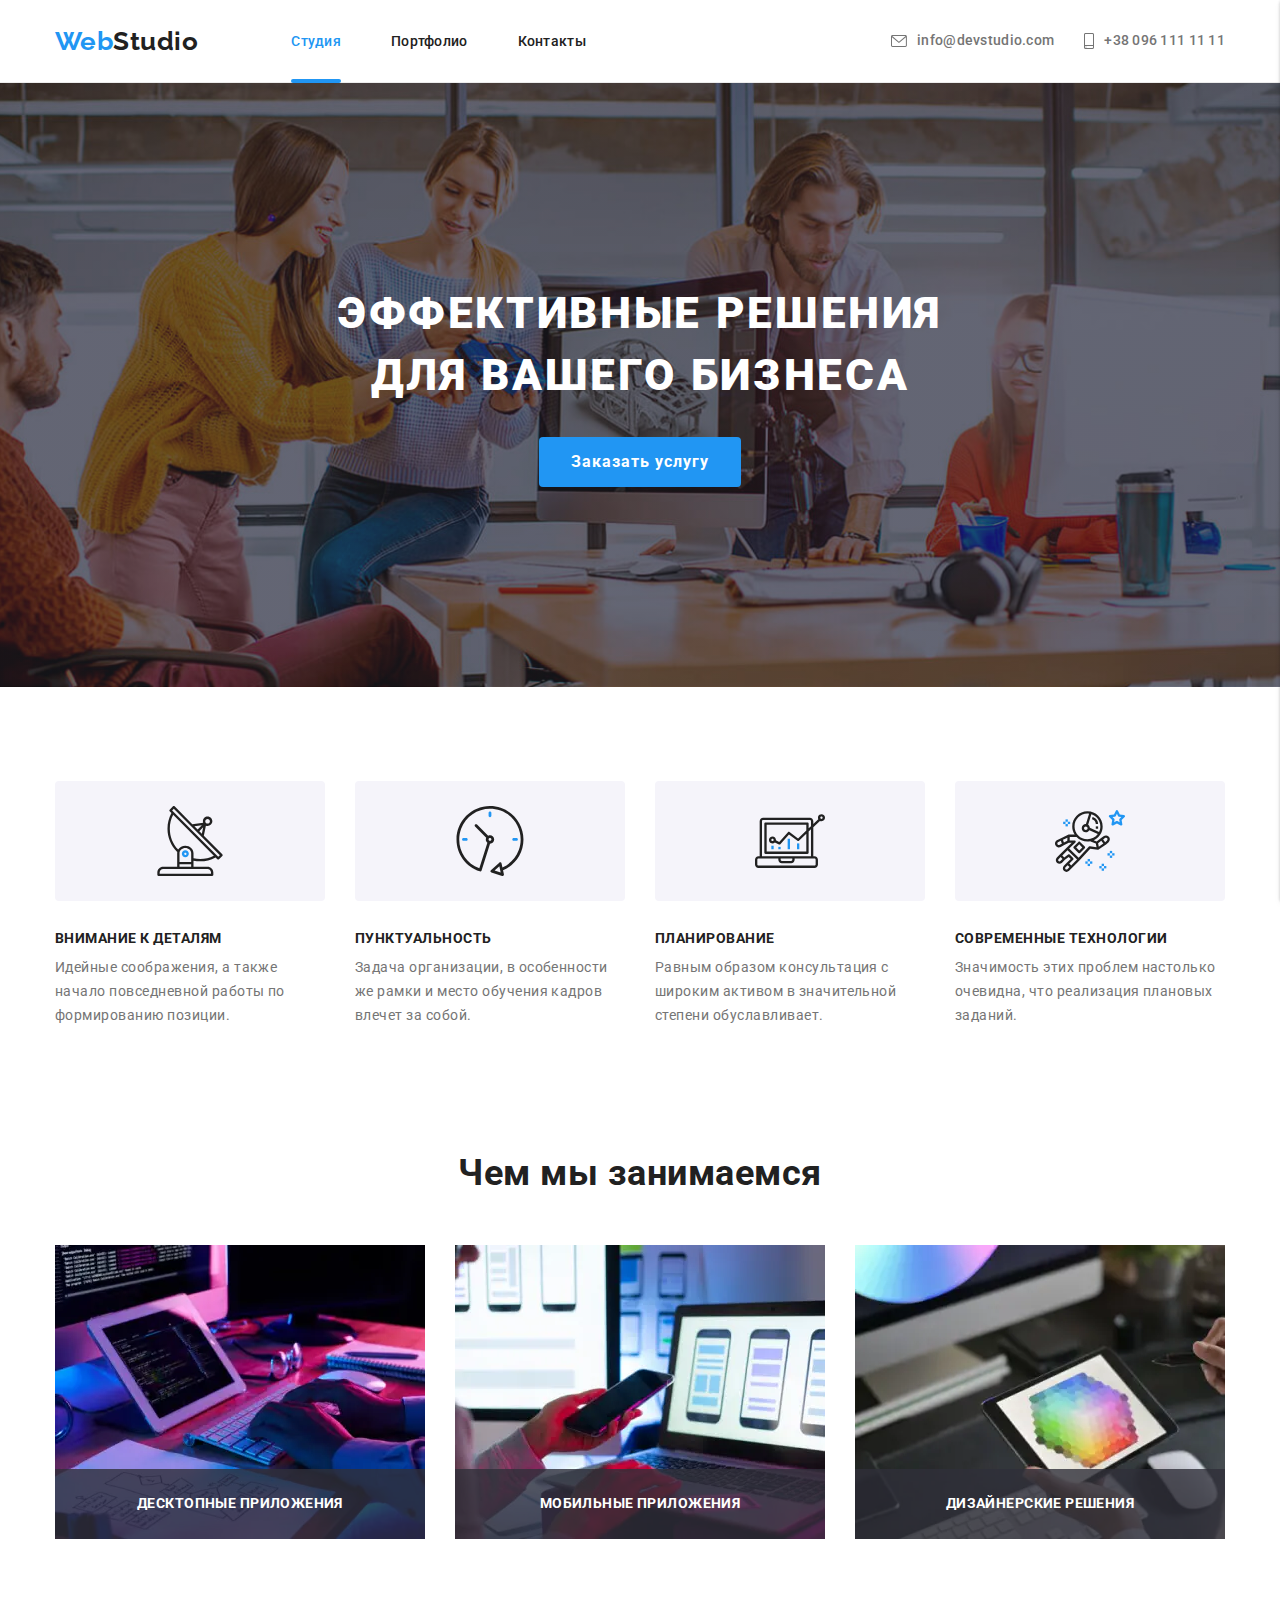
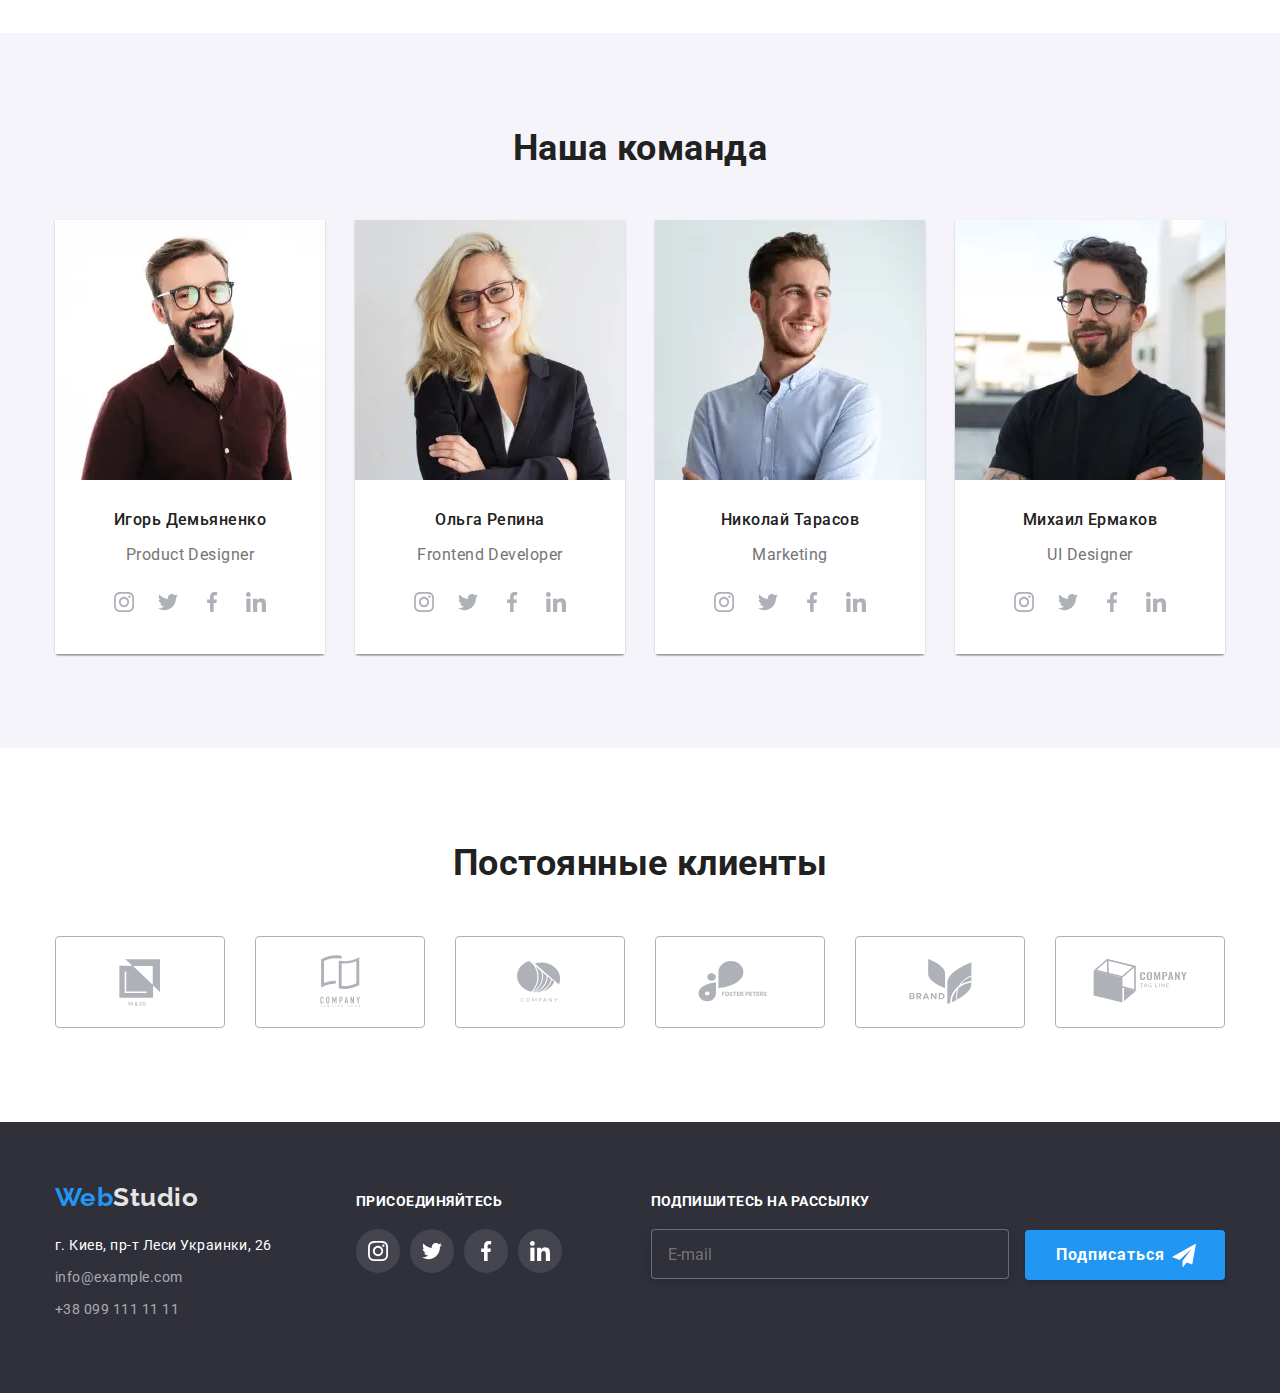
<file: index.html>
<!DOCTYPE html>
<html lang="ru">

<head>
    <meta charset="UTF-8">
    <meta http-equiv="X-UA-Compatible" content="IE=edge">
    <meta name="viewport" content="width=device-width, initial-scale=1.0">
    <title>future technologies</title>
    <link rel="preconnect" href="https://fonts.gstatic.com">
    <link
        href="https://fonts.googleapis.com/css2?family=Raleway:wght@700&family=Roboto:wght@400;500;700;900&display=swap"
        rel="stylesheet">
    <link rel="stylesheet"
        href="https://cdnjs.cloudflare.com/ajax/libs/modern-normalize/1.0.0/modern-normalize.min.css">
    <link rel="stylesheet" href="./css/main.min.css">
</head>

<body class="fit-content">
    <!--Site header-->

     <header class="header">
        <div class="container navigation">

            <nav class="navigation">
                <a class="additionally__logo" href="">Web<span class="lg">Studio</span></a>
                <ul class="navigation__site-nav">
                    <li class="navigation__link"><a class="navigation__nav list navigation__list--hero"
                            href="">Студия</a></li>
                    <li class="navigation__link"><a class="navigation__nav" href="./portfolio.html">Портфолио</a></li>
                    <li class="navigation__link"><a class="navigation__nav" href="">Контакты</a></li>
                </ul>
            </nav>

            <ul class="spisok">
                <li class="spisok__item"><a class="spisok__mobile" href="mailto:info@devstudio.com">
                        <svg class="spisok__icons" width="16" height="12">
                            <use href="./images/icons/sprite.svg#icon-envelope"></use>
                        </svg>
                        info@devstudio.com</a>
                </li>
                <li class="spisok__item"><a class="spisok__mobile" href="tel:+380961111111">
                        <svg class="spisok__icons" width="10" height="16">
                            <use href="./images/icons/sprite.svg#icon-smartphone"></use>
                        </svg>
                        +38 096 111 11 11</a>
                </li>
            </ul>

            <button aria-expanded="false" aria-controls="menu__container" type="button" class="spisok__menu" data-menu-button>
                <svg class="spisok__menu-item" width="40" height="40" aria-label="Переключатель мобильного меню">
                    <use class="spisok__icon-close" href="./images/icons/sprite.svg#icon-close"></use>
                    <use class="spisok__icon-open" href="./images/icons/sprite.svg#icon-menu"></use>
                </svg>    
            </button>



        </div>
    </header>

    <div class="menu-container mobile-menu" data-menu>  
            <ul class="mobile-menu__site-nav">
                <li class="mobile-menu__link"><a class="mobile-menu__nav list mobile-menu__list--hero" href="">Студия</a></li>
                <li class="mobile-menu__link"><a class="mobile-menu__nav" href="./portfolio.html">Портфолио</a></li>
                <li class="mobile-menu__link"><a class="mobile-menu__nav" href="">Контакты</a></li>
            </ul>

            <div>
            <ul class="mobile-block">
                <li class="mobile-block__item">
                    <a class="mobile-block__telephone" href="tel:+380961111111">+38 096 111 11 11</a>
                </li>

                <li class="mobile-block__item">
                    <a class="mobile-block__email" href="mailto:info@devstudio.com">info@devstudio.com</a>
                </li>               
            </ul>

            <ul class="social-time">
                <li class="social-time__list"><a class="social-time__link">Instagram</a></li>
                <li class="social-time__list"><a class="social-time__link social-time__befor">Twitter</a></li>
                <li class="social-time__list"><a class="social-time__link social-time__befor">Facebook</a></li>
                <li class="social-time__list"><a class="social-time__link social-time__befor">LinkedIn</a></li>
            </ul>
            </div>
        
    </div> 

    <!--Unique page-->
    <main>
        <!--Home page-->
        <section class="box">
            <div class="container main">
                <h1 class="main__title">Эффективные решения для вашего бизнеса</h1>
                <button class="main__buttons" type="button" data-modal-open>Заказать услугу</button>
            </div>
        </section>

        <!--Key qualities of success-->

        <section class="content">
            <div class="container inform">
                <ul class="inform__item">
                    <li class="inform__list">
                        <div class="socials">
                            <svg class="socials__icon">
                                <use href="./images/icons/sprite.svg#icon-antenna"></use>
                            </svg>
                        </div>
                        <h3 class="inform__subject">Внимание к деталям</h3>
                        <p class="inform__text">Идейные соображения, а также начало повседневной работы по формированию
                            позиции.</p>
                    </li>

                    <li class="inform__list">
                        <div class="socials">
                            <svg class="socials__icon">
                                <use href="./images/icons/sprite.svg#icon-cloc-1"></use>
                            </svg>
                        </div>
                        <h3 class="inform__subject">Пунктуальность</h3>
                        <p class="inform__text">Задача организации, в особенности же рамки и место обучения кадров
                            влечет за собой.</p>
                    </li>

                    <li class="inform__list">
                        <div class="socials">
                            <svg class="socials__icon">
                                <use href="./images/icons/sprite.svg#icon-diagram-1"></use>
                            </svg>
                        </div>
                        <h3 class="inform__subject">Планирование</h3>
                        <p class="inform__text">Равным образом консультация с широким активом в значительной степени
                            обуславливает.</p>
                    </li>

                    <li class="inform__list">
                        <div class="socials">
                            <svg class="socials__icon">
                                <use href="./images/icons/sprite.svg#icon-astronaut"></use>
                            </svg>
                        </div>
                        <h3 class="inform__subject">Современные технологии</h3>
                        <p class="inform__text">Значимость этих проблем настолько очевидна, что реализация плановых
                            заданий.</p>
                    </li>
                </ul>
            </div>
        </section>


        <section class="section team">
            <div class="container page">
                <h2 class="page__caption page__title--text">Чем мы занимаемся</h2>
                <ul class="page__set page-focus page__team--cursset">
                    <li class="page__time page__time--list page__tem--item">
                        <picture>
                            <source srcset="./images/desktop/what-we-do/box1.webp 1x, ./images/desktop/what-we-do/box1@2x.webp 2x"
                                media="(min-width: 1200px)" type="image/webp" />
                        
                            <source srcset="./images/desktop/what-we-do/box1.jpg 1x, ./images/desktop/what-we-do/box1@2x.jpg 2x"
                                media="(min-width: 1200px)" type="image/jpeg" />

                            <img src="./images/box-1.jpg" width="370" alt="Создание сайта">
                        </picture>
                        
                        <div class="managger">
                            <p class="managger__text">Десктопные приложения</p>
                        </div>
                    </li>


                    <li class="page__time page__time--list page__tem--item">
                        <picture>
                            <source srcset="./images/desktop/what-we-do/box-2.webp 1x, ./images/desktop/what-we-do/box-2@2x.webp 2x"
                                media="(min-width: 1200px)" type="image/webp" />
                        
                            <source srcset="./images/desktop/what-we-do/box-2.jpg 1x, ./images/desktop/what-we-do/box-2@2x.jpg 2x"
                                media="(min-width: 1200px)" type="image/jpeg" />
                        
                            <img src="./images/box-2.jpg" width="370" alt="Разработка приложений">
                        </picture>

                        
                        <div class="managger">
                            <p class="managger__text">Мобильные приложения</p>
                        </div>
                    </li>
                    <li class="page__time page__time--list page__tem--item">
                        <picture>
                            <source srcset="./images/desktop/what-we-do/box-3.webp 1x, ./images/desktop/what-we-do/box-3@2x.webp 2x"
                                media="(min-width: 1200px)" type="image/webp" />
                        
                            <source srcset="./images/desktop/what-we-do/box-3.jpg 1x, ./images/desktop/what-we-do/box-3@2x.jpg 2x"
                                media="(min-width: 1200px)" type="image/jpeg" />
                        
                            <img src="./images/box-3.jpg" width="370" alt="Тестировка приложения">
                        </picture>
                        
                        <div class="managger">
                            <p class="managger__text">Дизайнерские решения</p>
                        </div>
                    </li>
                </ul>
            </div>
        </section>

        <!--Teaching team-->
        <section class="page-team">
            <div class="container holder">
                <h2 class="page__captions">Наша команда</h2>

                <ul class="holder__list page__set">
                    <li class="page__time holder__gallery--item">
                        <picture>
                            <source srcset="./images/desktop/team/ourteam-1.webp 1x, ./images/desktop/team/ourteam-1@2x.webp 2x"
                                media="(min-width: 1200px)" type="image/webp" />
                            
                            <source srcset="./images/tablet/team/ourteam-1.webp 1x, ./images/tablet/team/ourteam-1@2x.webp 2x"
                                media="(min-width: 768px)" type="image/webp" />
                            
                            <source srcset="./images/mobile/team/ourteam-1.webp 1x, ./images/mobile/team/ourteam-1@2x.webp 2x"
                                media="(max-width: 767.98px)" type="image/webp" />
                            <source srcset="./images/desktop/team/ourteam-1.jpg 1x, ./images/desktop/team/ourteam-1@2x.jpg 2x"
                             media="(min-width: 1200px)" type="image/jpeg" />

                            <source srcset="./images/tablet/team/ourteam-1.jpg 1x, ./images/tablet/team/ourteam-1@2x.jpg 2x"
                            media="(min-width: 768px)"
                                type="image/jpeg" />

                            <source srcset="./images/mobile/team/ourteam-1.jpg 1x, ./images/mobile/team/ourteam-1@2x.jpg 2x"
                            media="(max-width: 767.98px)"
                                    type="image/jpeg" />
                            <img src="./images/img.jpg" width="450"  height="460" alt="Игорь Демьяненко">
                        </picture>
                        
                        <div class="divace">
                            <h3 class="divace__subject">Игорь Демьяненко</h3>
                            <p class="divace__item">Product Designer</p>
                            <ul class="divace__social">
                                <li class="divace__social-icons">
                                    <a class="divace__social-link" href="">
                                        <svg class="divace__icons-svg">
                                            <use href="./images/icons/sprite.svg#icon-instagram"></use>
                                        </svg>
                                    </a>
                                </li>
                                <li class="divace__social-icons">
                                    <a class="divace__social-link" href="">
                                        <svg class="divace__icons-svg">
                                            <use href="./images/icons/sprite.svg#icon-twitter"></use>
                                        </svg>
                                    </a>
                                </li>
                                <li class="divace__social-icons">
                                    <a class="divace__social-link" href="">
                                        <svg class="divace__icons-svg">
                                            <use href="./images/icons/sprite.svg#icon-facebook"></use>
                                        </svg>
                                    </a>
                                </li>
                                <li class="divace__social-icons">
                                    <a class="divace__social-link" href="">
                                        <svg class="divace__icons-svg">
                                            <use href="./images/icons/sprite.svg#icon-linkedin"></use>
                                        </svg>
                                    </a>
                                </li>
                            </ul>
                        </div>

                    </li>
                    <li class="page__time holder__gallery--item">
                        <picture>
                            <source srcset="./images/desktop/team/ourteam-2.webp 1x, ./images/desktop/team/ourteam-2@2x.webp 2x"
                                media="(min-width: 1200px)" type="image/webp" />
                        
                            <source srcset="./images/tablet/team/ourteam-2.webp 1x, ./images/tablet/team/ourteam-2@2x.webp 2x"
                                media="(min-width: 768px)" type="image/webp" />
                        
                            <source srcset="./images/mobile/team/ourteam-2.webp 1x, ./images/mobile/team/ourteam-2@2x.webp 2x"
                                media="(max-width: 767.98px)" type="image/webp" />


                            <source srcset="./images/desktop/team/ourteam-2.jpg 1x, ./images/desktop/team/ourteam-2@2x.jpg 2x"
                                media="(min-width: 1200px)" type="image/jpeg" />
                        
                            <source srcset="./images/tablet/team/ourteam-2.jpg 1x, ./images/tablet/team/ourteam-2@2x.jpg 2x"
                                media="(min-width: 768px)" type="image/jpeg" />
                        
                            <source srcset="./images/mobile/team/ourteam-2.jpg 1x, ./images/mobile/team/ourteam-2@2x.jpg 2x"
                                media="(max-width: 767.98px)" type="image/jpeg" />
                            <img src="./images/img-1.jpg" width="450"  height="460" alt="Ольга Репина">
                        </picture>

                        <div class="divace">
                            <h3 class="divace__subject">Ольга Репина</h3>
                            <p class="divace__item">Frontend Developer</p>
                            <ul class="divace__social">
                                <li class="divace__social-icons">
                                    <a href="" class="divace__social-link">
                                        <svg class="divace__icons-svg">
                                            <use href="./images/icons/sprite.svg#icon-instagram"></use>
                                        </svg>
                                    </a>
                                </li>
                                <li class="divace__social-icons">
                                    <a href="" class="divace__social-link">
                                        <svg class="divace__icons-svg">
                                            <use href="./images/icons/sprite.svg#icon-twitter"></use>
                                        </svg>
                                    </a>
                                </li>
                                <li class="divace__social-icons">
                                    <a href="" class="divace__social-link">
                                        <svg class="divace__icons-svg">
                                            <use href="./images/icons/sprite.svg#icon-facebook"></use>
                                        </svg>
                                    </a>
                                </li>
                                <li class="divace__social-icons">
                                    <a href="" class="divace__social-link">
                                        <svg class="divace__icons-svg">
                                            <use href="./images/icons/sprite.svg#icon-linkedin"></use>
                                        </svg>
                                    </a>
                                </li>
                            </ul>
                        </div>
                    </li>


                    <li class="page__time holder__gallery--item">
                        <picture>
                            <source srcset="./images/desktop/team/ourteam-3.webp 1x, ./images/desktop/team/ourteam-3@2x.webp 2x"
                                media="(min-width: 1200px)" type="image/webp" />
                        
                            <source srcset="./images/tablet/team/ourteam-3.webp 1x, ./images/tablet/team/ourteam-3@2x.webp 2x"
                                media="(min-width: 768px)" type="image/webp" />
                        
                            <source srcset="./images/mobile/team/ourteam-3.webp 1x, ./images/mobile/team/ourteam-3@2x.webp 2x"
                                media="(max-width: 767.98px)" type="image/webp" />
                        
                        
                            <source srcset="./images/desktop/team/ourteam-3.jpg 1x, ./images/desktop/team/ourteam-3@2x.jpg 2x"
                                media="(min-width: 1200px)" type="image/jpeg" />
                        
                            <source srcset="./images/tablet/team/ourteam-3.jpg 1x, ./images/tablet/team/ourteam-3@2x.jpg 2x"
                                media="(min-width: 768px)" type="image/jpeg" />
                        
                            <source srcset="./images/mobile/team/ourteam-3.jpg 1x, ./images/mobile/team/ourteam-3@2x.jpg 2x"
                                media="(max-width: 767.98px)" type="image/jpeg" />
                            <img src="./images/img-2.jpg" width="450"  height="460" alt="Николай Тарасов">
                        </picture>
                        
                        <div class="divace">
                            <h3 class="divace__subject">Николай Тарасов</h3>
                            <p class="divace__item">Marketing</p>
                            <ul class="divace__social">
                                <li class="divace__social-icons">
                                    <a href="" class="divace__social-link">
                                        <svg class="divace__icons-svg">
                                            <use href="./images/icons/sprite.svg#icon-instagram"></use>
                                        </svg>
                                    </a>
                                </li>
                                <li class="divace__social-icons">
                                    <a href="" class="divace__social-link">
                                        <svg class="divace__icons-svg">
                                            <use href="./images/icons/sprite.svg#icon-twitter"></use>
                                        </svg>
                                    </a>
                                </li>
                                <li class="divace__social-icons">
                                    <a href="" class="divace__social-link">
                                        <svg class="divace__icons-svg">
                                            <use href="./images/icons/sprite.svg#icon-facebook"></use>
                                        </svg>
                                    </a>
                                </li>
                                <li class="divace__social-icons">
                                    <a href="" class="divace__social-link">
                                        <svg class="divace__icons-svg">
                                            <use href="./images/icons/sprite.svg#icon-linkedin"></use>
                                        </svg>
                                    </a>
                                </li>
                            </ul>
                        </div>
                    </li>
                    <li class="page__time holder__gallery--item">
                        <picture>
                            <source srcset="./images/desktop/team/ourteam-4.webp 1x, ./images/desktop/team/ourteam-4@2x.webp 2x"
                                media="(min-width: 1200px)" type="image/webp" />
                        
                            <source srcset="./images/tablet/team/ourteam-4.webp 1x, ./images/tablet/team/ourteam-4@2x.webp 2x"
                                media="(min-width: 768px)" type="image/webp" />
                        
                            <source srcset="./images/mobile/team/ourteam-4.webp 1x, ./images/mobile/team/ourteam-4@2x.webp 2x"
                                media="(max-width: 767.98px)" type="image/webp" />
                        
                        
                            <source srcset="./images/desktop/team/ourteam-4.jpg 1x, ./images/desktop/team/ourteam-4@2x.jpg 2x"
                                media="(min-width: 1200px)" type="image/jpeg" />
                        
                            <source srcset="./images/tablet/team/ourteam-4.jpg 1x, ./images/tablet/team/ourteam-4@2x.jpg 2x"
                                media="(min-width: 768px)" type="image/jpeg" />
                        
                            <source srcset="./images/mobile/team/ourteam-4.jpg 1x, ./images/mobile/team/ourteam-4@2x.jpg 2x"
                                media="(max-width: 767.98px)" type="image/jpeg" />
                            <img src="./images/img-3.jpg" width="450"  height="460" alt="Михаил Ермаков">
                        </picture>
                        
                        <div class="divace">
                            <h3 class="divace__subject">Михаил Ермаков</h3>
                            <p class="divace__item">UI Designer</p>
                            <ul class="divace__social">
                                <li class="divace__social-icons">
                                    <a href="" class="divace__social-link">
                                        <svg class="divace__icons-svg">
                                            <use href="./images/icons/sprite.svg#icon-instagram"></use>
                                        </svg>
                                    </a>
                                </li>
                                <li class="divace__social-icons">
                                    <a href="" class="divace__social-link">
                                        <svg class="divace__icons-svg">
                                            <use href="./images/icons/sprite.svg#icon-twitter"></use>
                                        </svg>
                                    </a>
                                </li>
                                <li class="divace__social-icons">
                                    <a href="" class="divace__social-link">
                                        <svg class="divace__icons-svg">
                                            <use href="./images/icons/sprite.svg#icon-facebook"></use>
                                        </svg>
                                    </a>
                                </li>
                                <li class="divace__social-icons">
                                    <a href="" class="divace__social-link">
                                        <svg class="divace__icons-svg">
                                            <use href="./images/icons/sprite.svg#icon-linkedin"></use>
                                        </svg>
                                    </a>
                                </li>
                            </ul>
                        </div>
                    </li>
                </ul>
            </div>
        </section>
    </main>
    <section class="page-team section-page-tour">
        <div class="container company">
            <h2 class="page__captions">Постоянные клиенты</h2>
            <ul class="company__benefits">
                <li class="company__features">
                    <a href="" class="company__clients">
                        <svg class="company__svg">
                            <use href="./images/icons/sprite.svg#icon-client-1"></use>
                        </svg>
                    </a>
                </li>
                <li class="company__features"><a href="" class="company__clients">
                        <svg class="company__svg">
                            <use href="./images/icons/sprite.svg#icon-client-2"></use>
                        </svg>
                    </a>
                </li>
                <li class="company__features"><a href="" class="company__clients">
                        <svg class="company__svg">
                            <use href="./images/icons/sprite.svg#icon-client-3"></use>
                        </svg>
                    </a>
                </li>
                <li class="company__features"><a href="" class="company__clients">
                        <svg class="company__svg">
                            <use href="./images/icons/sprite.svg#icon-client-4"></use>
                        </svg>
                    </a>
                </li>
                <li class="company__features"><a href="" class="company__clients">
                        <svg class="company__svg">
                            <use href="./images/icons/sprite.svg#icon-client-5"></use>
                        </svg>
                    </a>
                </li>
                <li class="company__features"><a href="" class="company__clients">
                        <svg class="company__svg">
                            <use href="./images/icons/sprite.svg#icon-client-6"></use>
                        </svg>
                    </a>
                </li>


            </ul>
        </div>
    </section>

    <!--Site footer-->
    <footer class="basement block-footer">
        <div class="container">
            <div class="socie-life">
            <div class="additionally">
                <a class="additionally__logo logotype" href="">Web<span class="lp">Studio</span></a>
                <address class="find">
                    <ul class="find__list">
                        <li class="find__item"><a class="find__adress" href="https://goo.gl/maps/jmw2MAwdon85PqzY6"
                                target="_blank" rel="noopener noreferrer"> г. Киев, пр-т Леси Украинки, 26</a></li>
                        <li class="find__item"><a class="find__end find__link--footer"
                                href="mailto:info@example.com">info@example.com</a></li>
                        <li class="find__item"><a class="find__end " href="tel:+380991111111">+38 099 111 11 11</a></li>
                    </ul>
                </address>
            </div>

            <div class="messengers">
                <p class="messengers__footer">Присоединяйтесь</p>
                <ul class="divace__social">
                    <li class="icons-function">
                        <a href="" class="divace__social-link divace__svg--pictures divace__link--features">
                            <svg class="divace__icons-svg">
                                <use href="./images/icons/sprite.svg#icon-instagram"></use>
                            </svg>
                        </a>
                    </li>
                    <li class="icons-function">
                        <a href="" class="divace__social-link divace__svg--pictures divace__link--features">
                            <svg class="divace__icons-svg">
                                <use href="./images/icons/sprite.svg#icon-twitter"></use>
                            </svg>
                        </a>
                    </li>
                    <li class="icons-function">
                        <a href="" class="divace__social-link divace__svg--pictures divace__link--features">
                            <svg class="divace__icons-svg">
                                <use href="./images/icons/sprite.svg#icon-facebook"></use>
                            </svg>
                        </a>
                    </li>
                    <li class="icons-function">
                        <a href="" class="divace__social-link divace__svg--pictures divace__link--features">
                            <svg class="divace__icons-svg">
                                <use href="./images/icons/sprite.svg#icon-linkedin"></use>
                            </svg>
                        </a>
                    </li>
                </ul>
            </div>
        </div>

            <div class="forma">
                <p class="messengers__footer">Подпишитесь на рассылку</p>
                <label>
                    <input type="email" class="forma__input" placeholder="E-mail">
                </label>

                <button type="submit" class="forma__button"><span class="forma__text">Подписаться</span><svg class="forma__icon">
                        <use href="./images/icons/sprite.svg#icon-icon-send"></use>
                    </svg></button>

            </div>
        </div>
    </footer> 

    <!-- Backdroup -->
    <div class="backdrop is-hidden" data-modal>
        <div class="modal">
            <button class="modal__close-btn" data-modal-close>
                <svg class="modal__icons">
                    <use href="./images/icons/sprite.svg#icon-vector"></use>
                </svg>
            </button>

            <form autocomplete="off">
                <h2 class="modal__text">Оставьте свои данные, мы вам перезвоним</h2>

                <label for="name" class="modal__form-group modal__inspection--form"><span class="text-time">Имя</span>
                    <input type="text" name="name" class="modal__group--input" id="name">
                    <svg class="modal__icon modal__icon--one">
                        <use href="./images/icons/sprite.svg#icon-name"></use>
                    </svg>
                </label>

                <label for="tel" class="modal__form-group modal__inspection--form"><span
                        class="text-time">Телефон</span>
                    <input type="tel" name="tel" class="modal__group--input" id="tel">
                    <svg class="modal__icon modal__icon--two">
                        <use href="./images/icons/sprite.svg#icon-tell"></use>
                    </svg>
                </label>

                <label for="email" class="modal__form-group modal__inspection--form"><span
                        class="text-time">Почта</span>
                    <input type="email" name="email" class="modal__group--input" id="email">
                    <svg class="modal__icon modal__icon--three">
                        <use href="./images/icons/sprite.svg#icon-mail"></use>
                    </svg>
                </label>


                <label for="feedback" class="modal__form-group modal__next--form modal__inspection--form "><span
                        class="text-time">Комментарий</span>
                    <textarea class="modal__area modal__group--input" name="feedback" id="feedback"
                        placeholder="Введите текст"></textarea>
                </label>

                <div class="next-modal">
                    <label class="next-modal__preview modal__inspection--form">
                        <input class="checkbox" type="checkbox">
                        <span class="checkbox-icon"></span>
                        <span>Соглашаюсь с рассылкой и принимаю</span>
                        <a href="#" class="next-modal__link">Условия договора</a>
                    </label>
                </div>

                <button type="submit" class="next-modal__button">Отправить</button>

            </form>

        </div>
    </div>
    
    <script src="./js/modal.js"></script>
    <script src="js/menu.js"></script>
</body>

</html>
</file>
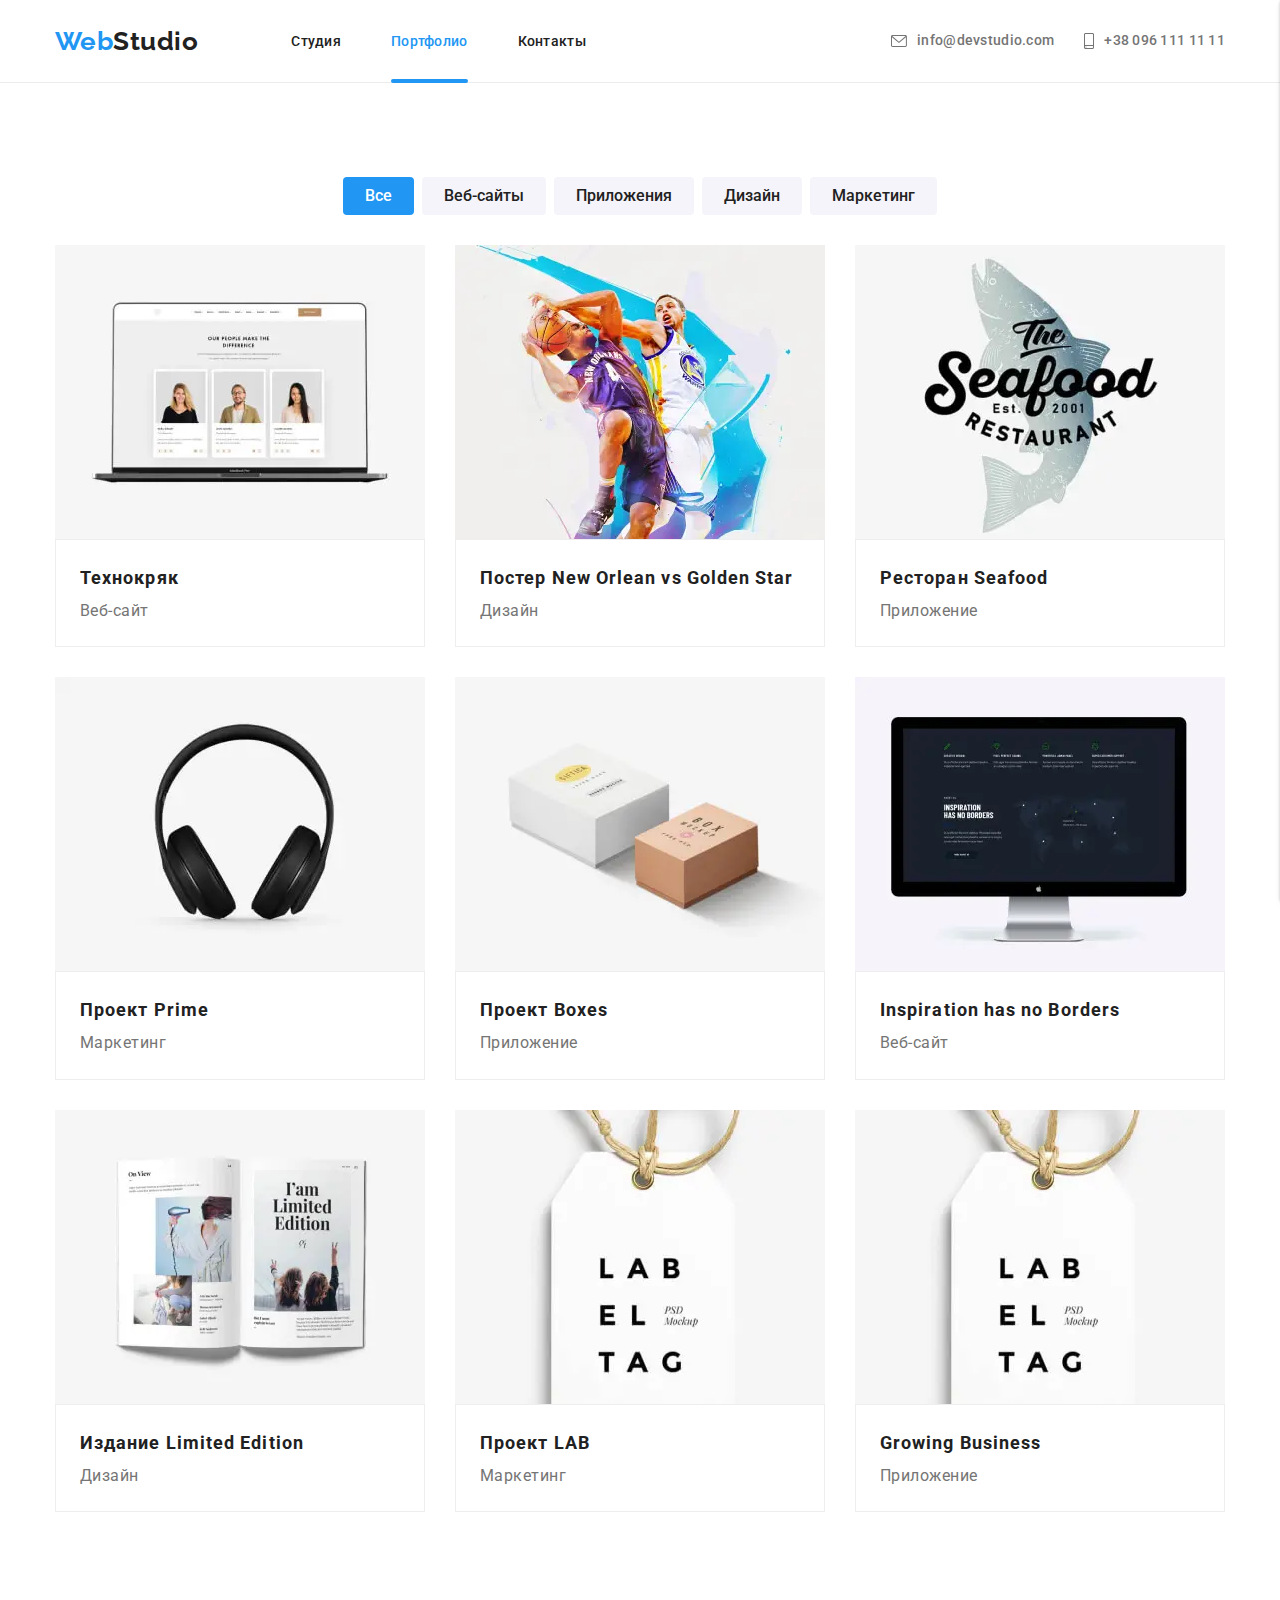
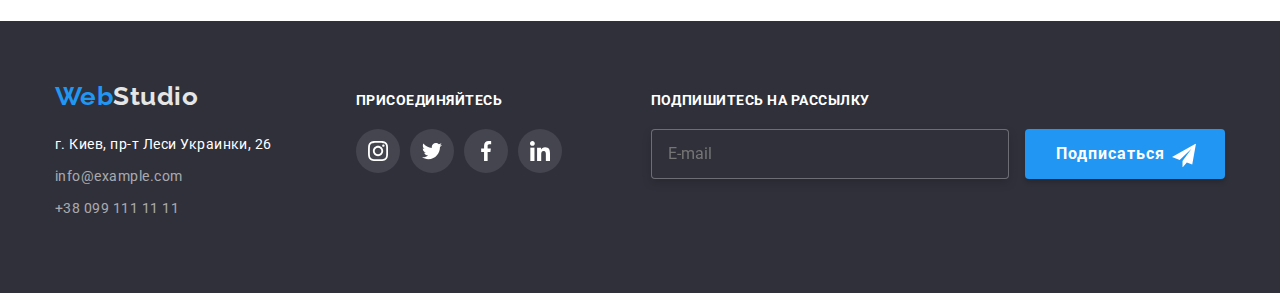
<file: portfolio.html>
<!DOCTYPE html>
<html lang="ru">
<head>
    <meta charset="UTF-8">
    <meta http-equiv="X-UA-Compatible" content="IE=edge">
    <meta name="viewport" content="width=device-width, initial-scale=1.0">
    <title>future technologies</title>
    <link rel="preconnect" href="https://fonts.gstatic.com">
    <link rel="stylesheet"
        href="https://cdnjs.cloudflare.com/ajax/libs/modern-normalize/1.0.0/modern-normalize.min.css">
    <link
        href="https://fonts.googleapis.com/css2?family=Raleway:wght@700&family=Roboto:wght@400;500;700;900&display=swap"
        rel="stylesheet">
    <link rel="stylesheet" href="./css/main.min.css">
</head>

<body>
    <!--Site header-->
     <header class="header">
        <div class="container navigation">
            <nav class="navigation">
                <a class="additionally__logo" href="">Web<span class="lg">Studio</span></a>
                <ul class="navigation__site-nav">
                    <li class="navigation__link"><a class="navigation__nav" href="./index.html">Студия</a></li>
                    <li class="navigation__link"><a class="navigation__nav list navigation__list--hero"
                            href="">Портфолио</a></li>
                    <li class="navigation__link"><a class="navigation__nav" href="">Контакты</a></li>
                </ul>
            </nav>

            <ul class="spisok">
                <li class="spisok__item">
                    <a class="spisok__mobile" href="mailto:info@devstudio.com">
                        <svg class="spisok__icons" width="16" height="12">
                            <use href="./images/icons/sprite.svg#icon-envelope"></use>
                        </svg>
                        info@devstudio.com</a>
                </li>
                <li class="spisok__item"><a class="spisok__mobile" href="tel:+380961111111">
                        <svg class="spisok__icons" width="10" height="16">
                            <use href="./images/icons/sprite.svg#icon-smartphone"></use>
                        </svg>
                        +38 096 111 11 11</a>
                </li>
            </ul>
            <button aria-expanded="false" aria-controls="menu__container" type="button" class="spisok__menu" data-menu-button>
                <svg class="spisok__menu-item" width="40" height="40" aria-label="Переключатель мобильного меню">
                    <use class="spisok__icon-close" href="./images/icons/sprite.svg#icon-close"></use>
                    <use class="spisok__icon-open" href="./images/icons/sprite.svg#icon-menu"></use>
                </svg>
            </button>
        </div>
    </header> 

    <div class="menu-container mobile-menu" data-menu>
        <ul class="mobile-menu__site-nav">
            <li class="mobile-menu__link"><a class="mobile-menu__nav" href="./index.html">Студия</a></li>
            <li class="mobile-menu__link"><a class="mobile-menu__nav list mobile-menu__list--hero" href="">Портфолио</a></li>
            <li class="mobile-menu__link"><a class="mobile-menu__nav" href="">Контакты</a></li>
        </ul>
    
        <div>
            <ul class="mobile-block">
                <li class="mobile-block__item">
                    <a class="mobile-block__telephone" href="tel:+380961111111">+38 096 111 11 11</a>
                </li>
    
                <li class="mobile-block__item">
                    <a class="mobile-block__email" href="mailto:info@devstudio.com">info@devstudio.com</a>
                </li>
            </ul>
    
            <ul class="social-time">
                <li class="social-time__list"><a class="social-time__link">Instagram</a></li>
                <li class="social-time__list"><a class="social-time__link social-time__befor">Twitter</a></li>
                <li class="social-time__list"><a class="social-time__link social-time__befor">Facebook</a></li>
                <li class="social-time__list"><a class="social-time__link social-time__befor">LinkedIn</a></li>
            </ul>
        </div>
    
    </div>

    <!--portfolio-navigation-->
    <main class="main-two">

        <section class="section-item">
            <div class="container cursset">
                <ul class="cursset__menu">
                    <li class="cursset__listen"><button class="button butt" type="button">Все</button></li>
                    <li class="cursset__listen"><button class="button" type="button">Веб-сайты</button></li>
                    <li class="cursset__listen"><button class="button" type="button">Приложения</button></li>
                    <li class="cursset__listen"><button class="button" type="button">Дизайн</button></li>
                    <li class="cursset__listen"><button class="button" type="button">Маркетинг</button></li>
                </ul>


                <ul class="page__portfolio">
                    <li class="items-lorem page__tem--item">
                        <a class="spisok__itemnk-stylle" href="">
                            <div class="navi-items">

                                <picture>
                                    <source srcset="./images/desktop/portfolio/portfolio1.webp 1x, ./images/desktop/portfolio/portfolio1@2x.webp 2x"
                                        media="(min-width: 1200px)" type="image/jpeg" />
                                    
                                    <source srcset="./images/tablet/portfolio/portfolio1.webp 1x, ./images/tablet/portfolio/portfolio1@2x.webp 2x"
                                        media="(min-width: 768px)" type="image/jpeg" />
                                    
                                    <source srcset="./images/mobile/portfolio/portfolio1.webp 1x, ./images/mobile/portfolio/portfolio1@2x.webp 2x"
                                        media="(max-width: 767.98px)" type="image/webp" />


                                    <source srcset="./images/desktop/portfolio/portfolio1.jpg 1x, ./images/desktop/portfolio/portfolio1@2x.jpg 2x"
                                        media="(min-width: 1200px)" type="image/jpeg" />
                                
                                    <source srcset="./images/tablet/portfolio/portfolio1.jpg 1x, ./images/tablet/portfolio/portfolio1@2x.jpg 2x"
                                        media="(min-width: 768px)" type="image/jpeg" />
                                
                                    <source srcset="./images/mobile/portfolio/portfolio1.jpg 1x, ./images/mobile/portfolio/portfolio1@2x.jpg 2x"
                                        media="(max-width: 767.98px)" type="image/jpeg" />
                                    
                                    <img class="navi-items__portfolio" src="./images/image-1.jpg" width="450" height="404" alt="">
                                </picture>
                                
                                <p class="navi-items__modal">Технокряк это современная площадка распространения коронавируса.
                                    Компании используют эту платформу для цифрового
                                    шпионажа и атак на защищённые сервера конкурентов.</p>
                            </div>
                            <div class="portfoll">
                                <h2 class="portfoll__txt">Технокряк</h2>
                                <p class="portfoll__abzats">Веб-сайт</p>
                            </div>

                        </a>
                    </li>
                    <li class="items-lorem page__tem--item">
                        <a class="spisok__itemnk-stylle" href="">
                            <div class="navi-items">
                                <picture>
                                    <source srcset="./images/desktop/portfolio/portfolio2.webp 1x, ./images/desktop/portfolio/portfolio2@2x.webp 2x"
                                        media="(min-width: 1200px)" type="image/jpeg" />
                                
                                    <source srcset="./images/tablet/portfolio/portfolio2.webp 1x, ./images/tablet/portfolio/portfolio2@2x.webp 2x"
                                        media="(min-width: 768px)" type="image/jpeg" />
                                
                                    <source srcset="./images/mobile/portfolio/portfolio2.webp 1x, ./images/mobile/portfolio/portfolio2@2x.webp 2x"
                                        media="(max-width: 767.98px)" type="image/webp" />
                                
                                
                                    <source srcset="./images/desktop/portfolio/portfolio2.jpg 1x, ./images/desktop/portfolio/portfolio2@2x.jpg 2x"
                                        media="(min-width: 1200px)" type="image/jpeg" />
                                
                                    <source srcset="./images/tablet/portfolio/portfolio2.jpg 1x, ./images/tablet/portfolio/portfolio2@2x.jpg 2x"
                                        media="(min-width: 768px)" type="image/jpeg" />
                                
                                    <source srcset="./images/mobile/portfolio/portfolio2.jpg 1x, ./images/mobile/portfolio/portfolio2@2x.jpg 2x"
                                        media="(max-width: 767.98px)" type="image/jpeg" />
                                
                                    <img class="navi-items__portfolio" src="./images/image-2.jpg" width="450" height="404" alt="">
                                </picture>
                                
                                <p class="navi-items__modal">Технокряк это современная площадка распространения коронавируса.
                                    Компании используют эту
                                    платформу для цифрового
                                    шпионажа и атак на защищённые сервера конкурентов.</p>
                            </div>
                            <div class="portfoll">
                                <h2 class="portfoll__txt">Постер New Orlean vs Golden Star</h2>
                                <p class="portfoll__abzats">Дизайн</p>
                            </div>
                        </a>
                    </li>
                    <li class="items-lorem page__tem--item">
                        <a class="spisok__itemnk-stylle" href="">
                            <div class="navi-items">
                                <picture>
                                    <source srcset="./images/desktop/portfolio/portfolio3.webp 1x, ./images/desktop/portfolio/portfolio3@2x.webp 2x"
                                        media="(min-width: 1200px)" type="image/jpeg" />
                                
                                    <source srcset="./images/tablet/portfolio/portfolio3.webp 1x, ./images/tablet/portfolio/portfolio3@2x.webp 2x"
                                        media="(min-width: 768px)" type="image/jpeg" />
                                
                                    <source srcset="./images/mobile/portfolio/portfolio3.webp 1x, ./images/mobile/portfolio/portfolio3@2x.webp 2x"
                                        media="(max-width: 767.98px)" type="image/webp" />
                                
                                
                                    <source srcset="./images/desktop/portfolio/portfolio3.jpg 1x, ./images/desktop/portfolio/portfolio3@2x.jpg 2x"
                                        media="(min-width: 1200px)" type="image/jpeg" />
                                
                                    <source srcset="./images/tablet/portfolio/portfolio3.jpg 1x, ./images/tablet/portfolio/portfolio3@2x.jpg 2x"
                                        media="(min-width: 768px)" type="image/jpeg" />
                                
                                    <source srcset="./images/mobile/portfolio/portfolio3.jpg 1x, ./images/mobile/portfolio/portfolio3@2x.jpg 2x"
                                        media="(max-width: 767.98px)" type="image/jpeg" />
                                
                                    <img class="navi-items__portfolio" src="./images/image-3.jpg" width="450" height="404" alt="">
                                </picture>
                                
                                <p class="navi-items__modal">Технокряк это современная площадка распространения коронавируса.
                                    Компании используют эту
                                    платформу для цифрового
                                    шпионажа и атак на защищённые сервера конкурентов.</p>
                            </div>
                            <div class="portfoll">
                                <h2 class="portfoll__txt">Ресторан Seafood</h2>
                                <p class="portfoll__abzats">Приложение</p>
                            </div>
                        </a>
                    </li>
                    <li class="items-lorem page__tem--item">
                        <a class="spisok__itemnk-stylle" href="">
                            <div class="navi-items">
                                <picture>
                                    <source srcset="./images/desktop/portfolio/portfolio4.webp 1x, ./images/desktop/portfolio/portfolio4@2x.webp 2x"
                                        media="(min-width: 1200px)" type="image/jpeg" />
                                
                                    <source srcset="./images/tablet/portfolio/portfolio4.webp 1x, ./images/tablet/portfolio/portfolio4@2x.webp 2x"
                                        media="(min-width: 768px)" type="image/jpeg" />
                                
                                    <source srcset="./images/mobile/portfolio/portfolio4.webp 1x, ./images/mobile/portfolio/portfolio4@2x.webp 2x"
                                        media="(max-width: 767.98px)" type="image/webp" />
                                
                                
                                    <source srcset="./images/desktop/portfolio/portfolio4.jpg 1x, ./images/desktop/portfolio/portfolio4@2x.jpg 2x"
                                        media="(min-width: 1200px)" type="image/jpeg" />
                                
                                    <source srcset="./images/tablet/portfolio/portfolio4.jpg 1x, ./images/tablet/portfolio/portfolio4@2x.jpg 2x"
                                        media="(min-width: 768px)" type="image/jpeg" />
                                
                                    <source srcset="./images/mobile/portfolio/portfolio4.jpg 1x, ./images/mobile/portfolio/portfolio4@2x.jpg 2x"
                                        media="(max-width: 767.98px)" type="image/jpeg" />
                                
                                    <img class="navi-items__portfolio" src="./images/image-4.jpg" width="450" height="404" alt="">
                                </picture>
  
                                <p class="navi-items__modal">Технокряк это современная площадка распространения коронавируса.
                                    Компании используют эту
                                    платформу для цифрового
                                    шпионажа и атак на защищённые сервера конкурентов.</p>
                            </div>
                            <div class="portfoll">
                                <h2 class="portfoll__txt">Проект Prime</h2>
                                <p class="portfoll__abzats">Маркетинг</p>
                            </div>
                        </a>
                    </li>
                    <li class="items-lorem page__tem--item">
                        <a class="spisok__itemnk-stylle" href="">
                            <div class="navi-items">
                                <picture>
                                    <source srcset="./images/desktop/portfolio/portfolio5.webp 1x, ./images/desktop/portfolio/portfolio5@2x.webp 2x"
                                        media="(min-width: 1200px)" type="image/jpeg" />
                                
                                    <source srcset="./images/tablet/portfolio/portfolio5.webp 1x, ./images/tablet/portfolio/portfolio5@2x.webp 2x"
                                        media="(min-width: 768px)" type="image/jpeg" />
                                
                                    <source srcset="./images/mobile/portfolio/portfolio5.webp 1x, ./images/mobile/portfolio/portfolio5@2x.webp 2x"
                                        media="(max-width: 767.98px)" type="image/webp" />
                                
                                
                                    <source srcset="./images/desktop/portfolio/portfolio5.jpg 1x, ./images/desktop/portfolio/portfolio5@2x.jpg 2x"
                                        media="(min-width: 1200px)" type="image/jpeg" />
                                
                                    <source srcset="./images/tablet/portfolio/portfolio5.jpg 1x, ./images/tablet/portfolio/portfolio5@2x.jpg 2x"
                                        media="(min-width: 768px)" type="image/jpeg" />
                                
                                    <source srcset="./images/mobile/portfolio/portfolio5.jpg 1x, ./images/mobile/portfolio/portfolio5@2x.jpg 2x"
                                        media="(max-width: 767.98px)" type="image/jpeg" />
                                
                                    <img class="navi-items__portfolio" src="./images/image-5.jpg" width="450" height="404" alt="">
                                </picture>

                                <p class="navi-items__modal">Технокряк это современная площадка распространения коронавируса.
                                    Компании используют эту
                                    платформу для цифрового
                                    шпионажа и атак на защищённые сервера конкурентов.</p>
                            </div>
                            <div class="portfoll">
                                <h2 class="portfoll__txt">Проект Boxes</h2>
                                <p class="portfoll__abzats">Приложение</p>
                            </div>
                        </a>
                    </li>
                    <li class="items-lorem page__tem--item">
                        <a class="spisok__itemnk-stylle" href="">
                            <div class="navi-items">
                                <picture>
                                    <source srcset="./images/desktop/portfolio/portfolio6.webp 1x, ./images/desktop/portfolio/portfolio6@2x.webp 2x"
                                        media="(min-width: 1200px)" type="image/jpeg" />
                                
                                    <source srcset="./images/tablet/portfolio/portfolio6.webp 1x, ./images/tablet/portfolio/portfolio6@2x.webp 2x"
                                        media="(min-width: 768px)" type="image/jpeg" />
                                
                                    <source srcset="./images/mobile/portfolio/portfolio6.webp 1x, ./images/mobile/portfolio/portfolio6@2x.webp 2x"
                                        media="(max-width: 767.98px)" type="image/webp" />
                                
                                
                                    <source srcset="./images/desktop/portfolio/portfolio6.jpg 1x, ./images/desktop/portfolio/portfolio6@2x.jpg 2x"
                                        media="(min-width: 1200px)" type="image/jpeg" />
                                
                                    <source srcset="./images/tablet/portfolio/portfolio6.jpg 1x, ./images/tablet/portfolio/portfolio6@2x.jpg 2x"
                                        media="(min-width: 768px)" type="image/jpeg" />
                                
                                    <source srcset="./images/mobile/portfolio/portfolio6.jpg 1x, ./images/mobile/portfolio/portfolio6@2x.jpg 2x"
                                        media="(max-width: 767.98px)" type="image/jpeg" />
                                
                                    <img class="navi-items__portfolio" src="./images/image-6.jpg" width="450" height="404" alt="">
                                </picture>
                                
                                <p class="navi-items__modal">Технокряк это современная площадка распространения коронавируса.
                                    Компании используют эту
                                    платформу для цифрового
                                    шпионажа и атак на защищённые сервера конкурентов.</p>
                            </div>
                            <div class="portfoll">
                                <h2 class="portfoll__txt">Inspiration has no Borders</h2>
                                <p class="portfoll__abzats">Веб-сайт</p>
                            </div>
                        </a>
                    </li>
                    <li class="items-lorem page__tem--item">
                        <a class="spisok__itemnk-stylle" href="">
                            <div class="navi-items">
                                <picture>
                                    <source srcset="./images/desktop/portfolio/portfolio7.webp 1x, ./images/desktop/portfolio/portfolio7@2x.webp 2x"
                                        media="(min-width: 1200px)" type="image/jpeg" />
                                
                                    <source srcset="./images/tablet/portfolio/portfolio7.webp 1x, ./images/tablet/portfolio/portfolio7@2x.webp 2x"
                                        media="(min-width: 768px)" type="image/jpeg" />
                                
                                    <source srcset="./images/mobile/portfolio/portfolio7.webp 1x, ./images/mobile/portfolio/portfolio7@2x.webp 2x"
                                        media="(max-width: 767.98px)" type="image/webp" />
                                
                                
                                    <source srcset="./images/desktop/portfolio/portfolio7.jpg 1x, ./images/desktop/portfolio/portfolio7@2x.jpg 2x"
                                        media="(min-width: 1200px)" type="image/jpeg" />
                                
                                    <source srcset="./images/tablet/portfolio/portfolio7.jpg 1x, ./images/tablet/portfolio/portfolio7@2x.jpg 2x"
                                        media="(min-width: 768px)" type="image/jpeg" />
                                
                                    <source srcset="./images/mobile/portfolio/portfolio7.jpg 1x, ./images/mobile/portfolio/portfolio7@2x.jpg 2x"
                                        media="(max-width: 767.98px)" type="image/jpeg" />
                                
                                    <img class="navi-items__portfolio" src="./images/image-7.jpg" width="450" height="404" alt="">
                                </picture>
                                
                                <p class="navi-items__modal">Технокряк это современная площадка распространения коронавируса.
                                    Компании используют эту
                                    платформу для цифрового
                                    шпионажа и атак на защищённые сервера конкурентов.</p>
                            </div>
                            <div class="portfoll">
                                <h2 class="portfoll__txt">Издание Limited Edition</h2>
                                <p class="portfoll__abzats">Дизайн</p>
                            </div>
                        </a>
                    </li>
                    <li class="items-lorem page__tem--item">
                        <a class="spisok__itemnk-stylle" href="">
                            <div class="navi-items">
                                <picture>
                                    <source srcset="./images/desktop/portfolio/portfolio8.webp 1x, ./images/desktop/portfolio/portfolio8@2x.webp 2x"
                                        media="(min-width: 1200px)" type="image/jpeg" />
                                
                                    <source srcset="./images/tablet/portfolio/portfolio8.webp 1x, ./images/tablet/portfolio/portfolio8@2x.webp 2x"
                                        media="(min-width: 768px)" type="image/jpeg" />
                                
                                    <source srcset="./images/mobile/portfolio/portfolio8.webp 1x, ./images/mobile/portfolio/portfolio8@2x.webp 2x"
                                        media="(max-width: 767.98px)" type="image/webp" />
                                
                                
                                    <source srcset="./images/desktop/portfolio/portfolio8.jpg 1x, ./images/desktop/portfolio/portfolio8@2x.jpg 2x"
                                        media="(min-width: 1200px)" type="image/jpeg" />
                                
                                    <source srcset="./images/tablet/portfolio/portfolio8.jpg 1x, ./images/tablet/portfolio/portfolio8@2x.jpg 2x"
                                        media="(min-width: 768px)" type="image/jpeg" />
                                
                                    <source srcset="./images/mobile/portfolio/portfolio8.jpg 1x, ./images/mobile/portfolio/portfolio8@2x.jpg 2x"
                                        media="(max-width: 767.98px)" type="image/jpeg" />
                                
                                    <img class="navi-items__portfolio" src="./images/image-8.jpg" width="450" height="404" alt="">
                                </picture>
                               
                                <p class="navi-items__modal">Технокряк это современная площадка распространения коронавируса.
                                    Компании используют эту
                                    платформу для цифрового
                                    шпионажа и атак на защищённые сервера конкурентов.</p>
                            </div>
                            <div class="portfoll">
                                <h2 class="portfoll__txt">Проект LAB</h2>
                                <p class="portfoll__abzats">Маркетинг</p>
                            </div>
                        </a>
                    </li>
                    <li class="items-lorem page__tem--item">
                        <a class="spisok__itemnk-stylle" href="">
                            <div class="navi-items">
                                <picture>
                                    <source srcset="./images/desktop/portfolio/portfolio8.webp 1x, ./images/desktop/portfolio/portfolio8@2x.webp 2x"
                                        media="(min-width: 1200px)" type="image/jpeg" />
                                
                                    <source srcset="./images/tablet/portfolio/portfolio8.webp 1x, ./images/tablet/portfolio/portfolio8@2x.webp 2x"
                                        media="(min-width: 768px)" type="image/jpeg" />
                                
                                    <source srcset="./images/mobile/portfolio/portfolio8.webp 1x, ./images/mobile/portfolio/portfolio8@2x.webp 2x"
                                        media="(max-width: 767.98px)" type="image/webp" />
                                
                                
                                    <source srcset="./images/desktop/portfolio/portfolio8.jpg 1x, ./images/desktop/portfolio/portfolio8@2x.jpg 2x"
                                        media="(min-width: 1200px)" type="image/jpeg" />
                                
                                    <source srcset="./images/tablet/portfolio/portfolio8.jpg 1x, ./images/tablet/portfolio/portfolio8@2x.jpg 2x"
                                        media="(min-width: 768px)" type="image/jpeg" />
                                
                                    <source srcset="./images/mobile/portfolio/portfolio8.jpg 1x, ./images/mobile/portfolio/portfolio8@2x.jpg 2x"
                                        media="(max-width: 767.98px)" type="image/jpeg" />
                                
                                    <img class="navi-items__portfolio" src="./images/image-8.jpg" width="450" height="404" alt="">
                                </picture>
                                
                                <p class="navi-items__modal">Технокряк это современная площадка распространения коронавируса.
                                    Компании используют эту
                                    платформу для цифрового
                                    шпионажа и атак на защищённые сервера конкурентов.</p>
                            </div>
                            <div class="portfoll">
                                <h2 class="portfoll__txt">Growing Business</h2>
                                <p class="portfoll__abzats">Приложение</p>
                            </div>
                        </a>
                    </li>
                </ul>
            </div>
        </section>

    </main>

    <footer class="basement">
        <div class="container">
            <div class="socie-life">
                <div class="additionally">
                    <a class="additionally__logo logotype" href="">Web<span class="lp">Studio</span></a>
                    <address class="find">
                        <ul class="find__list">
                            <li class="find__item"><a class="find__adress" href="https://goo.gl/maps/jmw2MAwdon85PqzY6"
                                    target="_blank" rel="noopener noreferrer"> г. Киев, пр-т Леси Украинки, 26</a></li>
                            <li class="find__item"><a class="find__end find__link--footer"
                                    href="mailto:info@example.com">info@example.com</a></li>
                            <li class="find__item"><a class="find__end " href="tel:+380991111111">+38 099 111 11 11</a></li>
                        </ul>
                    </address>
                </div>
    
                <div class="messengers">
                    <p class="messengers__footer">Присоединяйтесь</p>
                    <ul class="divace__social">
                        <li class="icons-function">
                            <a href="" class="divace__social-link divace__svg--pictures divace__link--features">
                                <svg class="divace__icons-svg">
                                    <use href="./images/icons/sprite.svg#icon-instagram"></use>
                                </svg>
                            </a>
                        </li>
                        <li class="icons-function">
                            <a href="" class="divace__social-link divace__svg--pictures divace__link--features">
                                <svg class="divace__icons-svg">
                                    <use href="./images/icons/sprite.svg#icon-twitter"></use>
                                </svg>
                            </a>
                        </li>
                        <li class="icons-function">
                            <a href="" class="divace__social-link divace__svg--pictures divace__link--features">
                                <svg class="divace__icons-svg">
                                    <use href="./images/icons/sprite.svg#icon-facebook"></use>
                                </svg>
                            </a>
                        </li>
                        <li class="icons-function">
                            <a href="" class="divace__social-link divace__svg--pictures divace__link--features">
                                <svg class="divace__icons-svg">
                                    <use href="./images/icons/sprite.svg#icon-linkedin"></use>
                                </svg>
                            </a>
                        </li>
                    </ul>
                </div>
            </div>
    
            <div class="forma">
                <p class="messengers__footer">Подпишитесь на рассылку</p>
                <label>
                    <input type="email" class="forma__input" placeholder="E-mail">
                </label>
    
                <button type="submit" class="forma__button"><span class="forma__text">Подписаться</span><svg class="forma__icon">
                        <use href="./images/icons/sprite.svg#icon-icon-send"></use>
                    </svg></button>
    
            </div>
        </div>
    </footer>
    <script src="js/menu.js"></script>
</body>

</html>
</file>
<file: css/main.min.css>
body{margin:0;font-family:"Roboto", sans-serif;letter-spacing:0.03em;background-color:var(--alt-title-cl)}h1,h2,h3,h4,h5,h6{margin-top:0;color:var(--blc-clr-txt)}p{margin-top:0}ul{margin:0;list-style:none}a{text-decoration:none}img{display:block;max-width:100%;height:auto}.container{width:100%;padding-left:15px;padding-right:15px;margin-left:auto;margin-right:auto}@media screen and (min-width: 480px){.container{width:480px}}@media screen and (min-width: 768px){.container{width:768px}}@media screen and (min-width: 1200px){.container{width:1200px}}.navigation{align-items:center;display:flex}@media screen and (max-width: 768px){.navigation{justify-content:space-between}}.navigation__site-nav{display:none}@media screen and (min-width: 768px){.navigation__site-nav{padding-left:0;display:flex;margin-left:80px}}@media screen and (min-width: 1200px){.navigation__site-nav{padding-left:0;display:flex;margin-left:93px}}.navigation__link{margin:0}.navigation__list--hero::after{content:"";width:100%;height:4px;background-color:var(--main-blu-tx);border-radius:2px;display:block;position:absolute;top:96%;transition:250ms cubic-bezier(0.4, 0, 0.2, 1)}.navigation__site-nav .navigation__link{position:relative;display:block;padding-top:32px;padding-bottom:32px;margin-right:50px}.navigation__site-nav .navigation__link+.navigation__link+.navigation__link{margin-right:0}.spisok{display:none}@media screen and (min-width: 768px){.spisok{flex-direction:column;margin-left:auto;display:flex}}@media screen and (min-width: 1200px){.spisok{flex-direction:row}}.spisok__item{display:block;margin-right:50px}@media screen and (min-width: 768px){.spisok__item{margin-right:0}.spisok__item:last-child{margin-right:0;margin-top:10px}}@media screen and (min-width: 1200px){.spisok__item{margin-right:30px}.spisok__item:last-child{margin-top:0}}.spisok__mobile{transition:250ms cubic-bezier(0.4, 0, 0.2, 1);display:flex;padding-top:32px;padding-bottom:32px;font-weight:500;font-size:14px;line-height:1.1;align-items:center;letter-spacing:0.02em;color:var(--title-cl)}.spisok__mobile:hover,.spisok__mobile:active,.spisok__mobile:focus{color:var(--main-blu-tx)}@media screen and (max-width: 1200px){.spisok__mobile{padding:0}}.spisok__icons{margin-right:10px;fill:currentColor}.content{padding-top:94px;padding-bottom:94px}@media screen and (max-width: 479px){.content{padding-top:60px;padding-bottom:0}}@media screen and (min-width: 480px){.content{padding-top:60px;padding-bottom:60px}}@media screen and (min-width: 768px){.content{padding-top:60px;padding-bottom:60px}}@media screen and (min-width: 1200px){.content{padding-top:94px;padding-bottom:94px}}.inform__item{justify-content:space-between;display:flex;padding-left:0}@media screen and (max-width: 479px){.inform__item{width:450px;justify-content:center;display:flex;flex-direction:column;align-items:center}}@media screen and (min-width: 480px){.inform__item{display:flex;flex-direction:column;margin-right:-15px}}@media screen and (min-width: 768px){.inform__item{display:flex;flex-wrap:wrap;flex-direction:row;margin-right:-15px}}@media screen and (min-width: 1200px){.inform__item{display:flex;flex-wrap:wrap;flex-direction:row;margin-right:-15px}}.inform__list{max-width:270px}@media screen and (max-width: 479px){.inform__list{width:100%;justify-items:center;margin-bottom:60px;max-width:450px}}@media screen and (min-width: 480px){.inform__list{max-width:100%;flex-wrap:wrap;margin-right:15px;flex-basis:calc((100% - 1 * 30px) / 1)}.inform__list:not(:last-child){margin-bottom:30px}}@media screen and (min-width: 480px) and (min-width: 768px){.inform__list{margin-right:15px;flex-basis:calc((100% - 2 * 30px) / 2)}}@media screen and (min-width: 480px) and (min-width: 1200px){.inform__list{flex-basis:calc((100% - 4 * 30px) / 4)}}@media screen and (min-width: 480px){.inform__list:nth-child(3){margin-bottom:0}}.socials{background-color:var(--sctn-ftr);border-radius:4px;display:flex;margin-bottom:30px;height:120px;align-items:center;justify-content:center}@media screen and (min-width: 480px){.socials{width:450px}}@media screen and (min-width: 768px){.socials{width:354px}}@media screen and (min-width: 1200px){.socials{width:270px}}.socials__icon:nth-child(1){width:70px;height:70px}.socials__icon:nth-child(2){width:70px;height:70px}.socials__icon:nth-child(3){width:70px;height:54px}.socials__icon:nth-child(4){width:70px;height:70px}.inform__subject{margin-bottom:0;font-weight:700;font-size:14px;line-height:1.1;text-transform:uppercase;color:var(--blc-clr-txt)}@media screen and (min-width: 480px){.inform__subject{text-align:center}}@media screen and (min-width: 768px){.inform__subject{text-align:start}}.inform__text{margin-bottom:0;margin-top:10px;font-style:normal;font-weight:normal;font-size:14px;line-height:1.7;color:var(--title-cl)}.page{background-color:var(--alt-title-cl)}.page__caption{margin-bottom:0;font-size:36px;line-height:1.2;color:var(--blc-clr-txt)}.page__title--text{margin-bottom:50px}.page__set{padding:0;display:flex;flex-wrap:wrap;margin-left:-30px;margin-top:-30px}@media screen and (min-width: 480px){.page__set{display:flex;flex-direction:column;margin-right:-15px}}@media screen and (min-width: 768px){.page__set{display:flex;flex-wrap:wrap;flex-direction:row;justify-content:center;margin:calc(-1 * 15px)}}@media screen and (min-width: 1200px){.page-focus{display:flex;flex-wrap:wrap}}.page__team--cursset{padding:0}.page__time{margin-left:30px;margin-top:30px}.page__time--list{position:relative}.page__tem--item{flex-basis:calc((100% - 3 * 30px) / 3)}@media screen and (max-width: 480px){.page__tem--item{flex-basis:calc((100% - 1 * 30px) / 1);margin-right:15px}}@media screen and (min-width: 480px){.page__tem--item{flex-basis:calc((100% - 1 * 30px) / 1);margin-right:15px}}@media screen and (min-width: 768px){.page__tem--item{margin:15px;flex-basis:calc((100% - 2 * 30px) / 2);display:flex}}@media screen and (min-width: 1200px){.page__tem--item{margin:15px;flex-basis:calc((100% - 3 * 30px) / 3);display:flex}}.page-team{text-align:center;padding-bottom:94px;padding-top:94px;background-color:var(--sctn-ftr)}@media screen and (max-width: 479px){.page-team{width:fit-content}}@media screen and (min-width: 480px){.page-team{padding-bottom:60px;padding-top:60px}}@media screen and (min-width: 768px){.page-team{padding-bottom:60px;padding-top:60px}}@media screen and (min-width: 1200px){.page-team{padding-bottom:94px;padding-top:94px}}.page__captions{margin:0;margin-bottom:50px;font-size:36px;line-height:1.2}@media screen and (max-width: 479px){.page__captions{width:450px;text-align:center}}@media screen and (min-width: 480px){.page__captions{margin-bottom:30px}}@media screen and (min-width: 678px){.page__captions{margin-bottom:30px}}@media screen and (min-width: 1200px){.page__captions{margin-bottom:50px}}.holder__list{padding:0}@media screen and (max-width: 479px){.holder__list{display:flex;flex-wrap:wrap;flex-direction:column;align-items:center;justify-content:center;margin-left:-30px;margin-top:-30px;width:max-content}}.holder__gallery--item{flex-basis:calc((100% - 4 * 30px) / 4);box-shadow:0px 1px 3px rgba(0,0,0,0.12),0px 1px 1px rgba(0,0,0,0.14),0px 2px 1px rgba(0,0,0,0.2);border-radius:0px 0px 4px 4px}@media screen and (min-width: 480px){.holder__gallery--item{max-width:100%;flex-wrap:wrap;margin-right:15px;flex-basis:calc((100% - 1 * 30px) / 1)}}@media screen and (min-width: 768px){.holder__gallery--item{margin:15px;flex-basis:calc((100% - 15px * 4) / 2)}}@media screen and (min-width: 1200px){.holder__gallery--item{margin:15px;flex-basis:calc((100% - 15px * 8) / 4)}}.divace{background-color:var(--alt-title-cl);padding:30px}.divace__subject{font-weight:500;font-size:16px;line-height:1.2;color:var(--blc-clr-txt)}.divace__item{margin-bottom:16px;font-size:16px;line-height:1.2;color:var(--title-cl)}.divace__social{display:inline-flex;padding:0}.icons-function:not(:last-child){margin-right:10px}@media screen and (max-width: 479px){.icons-function:not(:last-child){margin-bottom:60px}}@media screen and (min-width: 480px){.icons-function:not(:last-child){margin-bottom:60px}}.divace__social-link{transition:250ms cubic-bezier(0.4, 0, 0.2, 1);color:var(--primary-color);display:flex;justify-content:center;align-items:center;width:44px;height:44px;border-radius:50%}.divace__social-link:hover,.divace__social-link:focus{background-color:var(--main-blu-tx);color:var(--alt-title-cl)}.divace__link--features{color:var(--alt-title-cl);border-radius:50%;background:rgba(255,255,255,0.1)}.divace__icons-svg{width:20px;height:20px;fill:currentColor}@media screen and (max-width: 479px){.fit-content{width:fit-content}}.section-page-tour{background-color:var(--alt-title-cl)}.company__benefits{flex-wrap:wrap;display:flex;padding-left:0}@media screen and (max-width: 479px){.company__benefits{padding-left:0;justify-content:center}}@media screen and (min-width: 480px){.company__benefits{display:flex;flex-wrap:wrap;margin:-15px}}@media screen and (min-width: 768px){.company__benefits{display:flex;flex-wrap:wrap;margin:-15px}}@media screen and (min-width: 1200px){.company__benefits{display:flex;flex-wrap:wrap;margin:-15px}}.company__features{flex-basis:calc((100% - var(--page__set-gap) * 6) / 6)}@media screen and (max-width: 479px){.company__features{margin:15px;flex-basis:calc((100% - 30px * 4) / 2)}}@media screen and (min-width: 480px){.company__features{margin:15px;flex-basis:calc((100% - 15px * 4) / 2)}}@media screen and (min-width: 768px){.company__features{margin:15px;flex-basis:calc((100% - 15px * 6) / 3)}}@media screen and (min-width: 1200px){.company__features{margin:15px;flex-basis:calc((100% - 15px * 12) / 6)}}.company__clients{transition:250ms cubic-bezier(0.4, 0, 0.2, 1);display:flex;justify-content:center;align-items:center;width:170px;height:92px;border:1px solid var(--primary-color);border-radius:4px}.company__clients:hover,.company__clients:focus{border-color:var(--main-blu-tx)}.company__clients:hover .company__svg,.company__clients:focus .company__svg{fill:var(--main-blu-tx)}@media screen and (min-width: 480px){.company__clients{width:210px}}@media screen and (min-width: 768px){.company__clients{width:226px}}@media screen and (min-width: 1200px){.company__clients{width:170px}}.company__svg{height:inherit;fill:var(--primary-color);transition:250ms cubic-bezier(0.4, 0, 0.2, 1)}.company__svg:hover,.company__svg:focus{fill:var(--main-blu-tx)}.main-two{background-color:var(--alt-title-cl)}@media screen and (max-width: 479px){.section-item{padding-top:60px;padding-bottom:60px}}@media screen and (min-width: 480px){.section-item{padding-top:60px;padding-bottom:60px}}@media screen and (min-width: 1200px){.section-item{padding-top:94px;padding-bottom:94px}}.cursset__menu{padding-left:0;margin-bottom:50px;display:flex;justify-content:center}.cursset__menu .cursset__listen{margin-right:8px}@media screen and (min-width: 480px){.cursset__menu .cursset__listen{margin-top:15px;margin-left:8px;margin-right:0}}@media screen and (max-width: 480px){.cursset__menu .cursset__listen{margin-top:15px;margin-left:8px;margin-right:0}}.cursset__menu .cursset__listen:last-child{margin-right:0px}@media screen and (min-width: 480px){.cursset__menu{display:flex;flex-wrap:wrap;margin-top:-15px;margin-left:-8px;margin-bottom:40px;justify-content:flex-start}}@media screen and (max-width: 480px){.cursset__menu{display:flex;flex-wrap:wrap;margin-top:-15px;margin-bottom:30px;justify-content:flex-start}}@media screen and (min-width: 768px){.cursset__menu{justify-content:center;margin-bottom:30px}}.page__portfolio{padding:0;display:flex;flex-wrap:wrap;margin-left:-15px;margin-top:-15px}@media screen and (max-width: 479px){.page__portfolio{margin-right:-15px}}@media screen and (min-width: 480px){.page__portfolio{display:flex;flex-direction:column;margin-right:-15px}}@media screen and (min-width: 768px){.page__portfolio{display:flex;flex-wrap:wrap;flex-direction:row;margin-right:-15px}}@media screen and (max-width: 767px){.page__portfolio{margin-top:0}}@media screen and (min-width: 1200px){.page__portfolio{display:flex;flex-wrap:wrap;margin-right:-15px}}.button{border-radius:4px;border:none;padding:6px 22px;font-style:normal;font-weight:500;font-size:16px;line-height:1.6;color:var(--blc-clr-txt);background-color:var(--sctn-ftr);transition:250ms cubic-bezier(0.4, 0, 0.2, 1);cursor:pointer;font-family:inherit}.button:hover,.button:focus{box-shadow:0px 3px 1px rgba(0,0,0,0.1),0px 1px 2px rgba(0,0,0,0.08),0px 2px 2px rgba(0,0,0,0.12);color:var(--alt-title-cl);background-color:var(--main-blu-tx)}.butt{background-color:var(--main-blu-tx);color:var(--alt-title-cl)}.items{margin-left:30px;margin-top:30px;display:flex}@media screen and (min-width: 480px){.items{margin-left:15px}}@media screen and (max-width: 480px){.items{margin-left:24px}}@media screen and (min-width: 768px){.items{margin:15px}}.items-lorem{display:flex}.spisok__itemnk-stylle{width:100%;flex-direction:column;display:flex;transition:box-shadow 250ms cubic-bezier(0.4, 0, 0.2, 1)}.spisok__itemnk-stylle:hover .portfoll,.spisok__itemnk-stylle:focus .portfoll{box-shadow:0px 1px 1px rgba(0,0,0,0.12),0px 4px 4px rgba(0,0,0,0.06),1px 4px 6px rgba(0,0,0,0.16)}.navi-items__portfolio{margin-right:0}.navi-items{overflow:hidden;display:block;position:relative}.navi-items__portfolio{overflow:hidden}.navi-items__modal{opacity:0;position:absolute;margin:0;bottom:0;height:100%;width:100%;font-size:18px;line-height:1.55;letter-spacing:0.03em;padding:63px 24px;background-color:rgba(33,150,243,0.9);color:#fff;transition:transform 250ms cubic-bezier(0.4, 0, 0.2, 1),opacity 250ms cubic-bezier(0.4, 0, 0.2, 1);transform:translateY(100%)}.spisok__itemnk-stylle:hover .navi-items__modal,.spisok__itemnk-stylle:focus .navi-items__modal{opacity:1;transform:translateY(0%)}.navi-items__modal:hover{overflow:hidden;opacity:1}@media screen and (max-width: 767px){.items-lorem{display:flex;margin-right:0;margin-bottom:30px;margin-right:15px;margin-left:15px}.items-lorem:last-child{margin-bottom:0}}.portfoll{flex-grow:1;padding:20px 24px;background:var(--alt-title-cl);border:1px solid var(--color-pkp)}.portfoll__txt{margin:0;font-size:18px;line-height:2;letter-spacing:0.06em;color:var(--blc-clr-txt)}.portfoll__abzats{margin:0;font-size:16px;line-height:1.9;color:var(--title-cl)}.managger{height:70px;display:flex;justify-content:center;align-items:center;position:absolute;width:100%;bottom:0;left:0;margin:0;background-color:rgba(47,48,58,0.8)}.managger__text{position:absolute;color:var(--alt-title-cl);font-weight:bold;font-size:14px;line-height:1.14;letter-spacing:0.03em;text-transform:uppercase;margin:0}.messengers{display:inline-block}@media screen and (min-width: 480px){.messengers{margin-top:5px}}@media screen and (min-width: 1200px){.messengers{margin-top:12px}}.messengers__footer{font-weight:700;text-transform:uppercase;font-size:14px;line-height:1.1;color:var(--alt-title-cl)}@media screen and (min-width: 480px){.messengers__footer{margin-bottom:20px}}@media screen and (min-width: 1200px){.messengers__footer{text-align:start}}.forma{display:inline-block;margin-left:auto;position:relative}@media screen and (max-width: 479px){.forma{margin:0}}@media screen and (min-width: 480px){.forma{margin:0;width:100%}}@media screen and (min-width: 768px){.forma{display:flex;flex-direction:column}}@media screen and (min-width: 1200px){.forma{display:block;margin:auto;width:auto;margin-top:12px;margin-right:initial}}.forma__input{width:358px;height:50px;margin-right:12px;padding-left:16px;color:var(--alt-title-cl);background-color:var(--dark-bg);border:1px solid rgba(255,255,255,0.3);filter:drop-shadow(0px 4px 4px rgba(0,0,0,0.15));border-radius:4px}@media screen and (max-width: 480px){.forma__input{width:100%;margin-bottom:20px}}@media screen and (min-width: 480px){.forma__input{width:100%;margin-bottom:20px}}@media screen and (min-width: 768px){.forma__input{width:450px}}@media screen and (min-width: 1200px){.forma__input{width:358px}}.forma__button{width:200px;height:50px;border:none;cursor:pointer;color:#fff;background-color:var(--main-blu-tx);box-shadow:0px 4px 4px rgba(0,0,0,0.15);transition:250ms cubic-bezier(0.4, 0, 0.2, 1);border-radius:4px;text-align:inherit}.forma__button:hover,.forma__button:focus{background-color:var(--blue-prim-col);box-shadow:0px 4px 4px rgba(0,0,0,0.15)}@media screen and (min-width: 480px){.forma__button{padding-right:29px;padding-left:0}}@media screen and (min-width: 768px){.forma__button{margin-left:auto;margin-right:auto}}.forma__text{font-size:16px;line-height:1.87;align-items:center;text-align:center;letter-spacing:0.06em;font-weight:700}.forma__icon{width:24px;height:24px;top:50%;right:28px;display:block;transform:translateY(15%);position:absolute}@media screen and (max-width: 480px){.forma__icon{display:none}}@media screen and (min-width: 480px){.forma__icon{top:62%;right:34%;transform:translateY(90%)}}@media screen and (min-width: 768px){.forma__icon{top:62%;right:40%}}@media screen and (min-width: 1200px){.forma__icon{top:27%;right:5%}}.backdrop{position:fixed;top:0;left:0;height:100%;width:100%;background-color:rgba(0,0,0,0.2)}.is-hidden{opacity:0;visibility:hidden;pointer-events:none}.modal{box-shadow:0px 1px 3px rgba(0,0,0,0.12),0px 1px 1px rgba(0,0,0,0.14),0px 2px 1px rgba(0,0,0,0.2);border-radius:4px;position:absolute;top:50%;left:50%;transform:translate(-50%, -50%);background-color:var(--alt-title-cl);width:530px;height:580px;padding:40px}@media screen and (max-width: 479px){.modal{width:380px}}@media screen and (min-width: 480px){.modal{width:450px}}@media screen and (min-width: 1200px){.modal{width:528px}}.modal__close-btn{display:flex;justify-content:center;align-items:center;height:30px;width:30px;padding:0;position:absolute;top:8px;right:8px;border-radius:50%;border:1px solid rgba(0,0,0,0.1);background-color:var(--alt-title-cl);transition:250ms cubic-bezier(0.4, 0, 0.2, 1)}.modal__close-btn:hover,.modal__close-btn:focus{color:var(--main-blu-tx);border-color:var(--main-blu-tx)}.modal__icons{fill:currentColor;display:block;height:11px;width:11px}.modal__text{margin:0;margin-bottom:12px;font-size:20px;line-height:1.15;text-align:center;letter-spacing:0.03em;color:var(--blc-clr-txt)}.modal__form-group{position:relative;margin-bottom:10px}.modal__icon{position:absolute;left:15px;top:43px;display:inline-block;transform:translateY(-100%);transition:250ms cubic-bezier(0.4, 0, 0.2, 1)}.modal__icon--one{width:12px;height:12px}.modal__icon--two{width:13px;height:13px}.modal__icon--three{width:15px;height:12px}.modal__next--form{margin:0;margin-bottom:20px}.modal__group--input::placeholder{padding:12px 16px;font-size:12px;line-height:1.16;letter-spacing:0.01em;color:rgba(117,117,117,0.5)}.modal__icon:checked{margin-left:20px}.modal__inspection--form{font-size:12px;line-height:1.16;letter-spacing:0.01em;color:var(--title-cl)}.modal__group--input:hover ~ .modal__inspection--form,.modal__group--input:focus ~ .modal__inspection--form,.modal__group--input:not(:placeholder-shown)+.modal__inspection--form{transform:translateY(-24px);left:0}.text-time{display:block;margin-bottom:4px}.checkbox-icon{cursor:pointer;margin-right:7px;content:"";display:inline-block;width:16px;height:15px;border:2px solid var(--blc-clr-txt);border-radius:4px}.checkbox-icon:hover{border-color:var(--main-blu-tx)}.checkbox:checked+.checkbox-icon{border-color:var(--main-blu-tx);background-color:var(--main-blu-tx);background-image:url(../images/icons/checkbox.svg);background-size:contain;background-repeat:no-repeat;background-origin:border-box}.checkbox:focus+.checkbox-icon{border-color:var(--main-blu-tx)}.modal__group--input{display:block;outline:none;height:40px;width:448px;border:1px solid rgba(33,33,33,0.2);transition:250ms cubic-bezier(0.4, 0, 0.2, 1);margin-bottom:10px;box-sizing:border-box;border-radius:4px;padding-left:42px}.modal__group--input:hover ~ .modal__icon,.modal__group--input:focus ~ .modal__icon{fill:var(--main-blu-tx)}.modal__group--input:hover,.modal__group--input:focus{border:1px solid var(--main-blu-tx)}@media screen and (max-width: 479px){.modal__group--input{width:300px}}@media screen and (min-width: 480px){.modal__group--input{width:370px}}@media screen and (min-width: 1200px){.modal__group--input{width:448px}}.modal__area{padding:12px 16px;height:120px;resize:none;margin-bottom:0}.next-modal__preview{display:flex;font-size:14px;line-height:1.71;letter-spacing:0.03em;color:var(--title-cl);align-items:center}@media screen and (min-width: 480px){.next-modal__preview{font-size:12px;line-height:1.16}}@media screen and (min-width: 1200px){.next-modal__preview{font-size:14px;line-height:1.71}}.next-modal{margin-top:20px;display:flex;justify-content:center;align-items:center}.next-modal .checkbox{position:absolute;width:0;height:0;border:0;margin:-1px;padding:0;overflow:hidden;clip:rect(0 0 0 0)}.next-modal__link{text-decoration:underline;color:var(--main-blu-tx);margin-left:3px}.next-modal__button{width:200px;margin:0 auto;display:flex;justify-content:center;margin-top:30px;border:none;border-radius:4px;padding:10px 32px;background-color:var(--main-blu-tx);color:var(--alt-title-cl);transition:250ms cubic-bezier(0.4, 0, 0.2, 1);font-weight:700;font-size:16px;line-height:1.9;letter-spacing:0.06em;cursor:pointer;font-family:inherit}.next-modal__button:hover{transition:250ms cubic-bezier(0.4, 0, 0.2, 1);background-color:var(--blue-prim-col);box-shadow:0px 4px 4px rgba(0,0,0,0.15)}@media screen and (max-width: 479px){.next-modal__button{margin:0 auto}}.header{border-bottom:1px solid var(--clorc-picter);background-color:var(--alt-title-cl)}.navigation__nav{transition:250ms cubic-bezier(0.4, 0, 0.2, 1);padding-top:32px;padding-bottom:32px;font-weight:500;font-size:14px;line-height:1.1;letter-spacing:0.02em;color:var(--blc-clr-txt)}.navigation__nav:hover,.navigation__nav:focus{color:var(--main-blu-tx)}.list{color:var(--main-blu-tx)}.basement .logo{margin-right:0;display:inline-block}.basement .container{display:flex;align-items:baseline}@media screen and (max-width: 480px){.basement .container{flex-direction:column;align-items:center;text-align:center}}@media screen and (min-width: 480px){.basement .container{flex-direction:column;align-items:center;text-align:center}}@media screen and (min-width: 1200px){.basement .container{flex-direction:row}}.additionally__logo{display:block;padding-top:24px;padding-bottom:24px;margin-right:93px;font-family:Raleway;font-weight:700;font-size:26px;line-height:1.2;color:var(--main-blu-tx)}@media screen and (max-width: 480px){.additionally__logo{margin-right:0;padding-top:16px;padding-bottom:16px}}@media screen and (min-width: 480px){.additionally__logo{margin-right:0;padding-top:16px;padding-bottom:16px}}@media screen and (min-width: 768px){.additionally__logo{padding-top:24px;padding-bottom:24px}}.lg{color:var(--blc-clr-txt)}.basement{padding-bottom:60px;padding-top:60px;background-color:var(--dark-bg)}.socie-life{display:flex;flex-direction:column}@media screen and (min-width: 768px){.socie-life{flex-direction:row}}.additionally{display:inline-block;max-width:231px;margin-right:70px}@media screen and (max-width: 480px){.additionally{margin-right:0}}@media screen and (min-width: 480px){.additionally{margin-right:0}}@media screen and (min-width: 768px){.additionally{margin-right:165px}}@media screen and (min-width: 1200px){.additionally{margin-right:70px;text-align:left;width:231px}}.logotype{padding:0;margin-bottom:20px}.lp{color:var(--serv-bg)}.find__list{padding:0}@media screen and (max-width: 480px){.find__list{margin-bottom:60px}}@media screen and (min-width: 480px){.find__list{margin-bottom:60px}}@media screen and (min-width: 1200px){.find__list{margin-bottom:0}}.find__item:not(:last-child){margin-bottom:9px}@media screen and (max-width: 480px){.find__item:not(:last-child){margin-bottom:8px}}@media screen and (min-width: 480px){.find__item:not(:last-child){margin-bottom:8px}}.find__adress{display:inline-block;font-style:normal;font-weight:normal;font-size:14px;line-height:24px;color:var(--alt-title-cl);transition:250ms cubic-bezier(0.4, 0, 0.2, 1)}.find__adress:hover,.find__adress:focus{color:var(--main-blu-tx)}.find__end{font-style:normal;font-weight:normal;font-size:14px;line-height:24px;color:rgba(255,255,255,0.6);transition:250ms cubic-bezier(0.4, 0, 0.2, 1)}.find__end:hover,.find__end:focus{color:var(--main-blu-tx)}.find__link--footer{display:inline-block}.find__link--footer:hover,.find__link--footer:focus{color:var(--main-blu-tx)}.box{background-color:var(--dark-bg);padding-bottom:200px;padding-top:200px;background-image:linear-gradient(rgba(47,48,58,0.4), rgba(47,48,58,0.4)),url("../images/imghero.jpg");background-size:cover;background-position:center;background-repeat:no-repeat;max-width:100%;width:1600px;margin-left:auto;margin-right:auto}@media screen and (max-width: 480px){.box{background-image:linear-gradient(rgba(47,48,58,0.4), rgba(47,48,58,0.4)),url("../images/mobile/hero/Hero.jpg");background-repeat:no-repeat;background-size:cover;margin-left:auto;margin-right:auto;max-width:480px;padding-top:118px;padding-bottom:118px;text-align:center;background-color:var(--dark-bg)}}@media screen and (min-width: 480px){.box{background-image:linear-gradient(rgba(47,48,58,0.4), rgba(47,48,58,0.4)),url("../images/mobile/hero/Hero.jpg");background-repeat:no-repeat;background-size:cover;margin-left:auto;margin-right:auto;width:100%;padding-top:118px;padding-bottom:118px;text-align:center;background-color:var(--dark-bg)}}@media screen and (min-width: 768px){.box{padding-bottom:150px;padding-top:150px;max-width:100%;background-image:linear-gradient(rgba(47,48,58,0.4), rgba(47,48,58,0.4)),url("../images/tablet/hero/Hero.jpg")}}@media screen and (min-width: 1200px){.box{background-color:var(--dark-bg);background-image:linear-gradient(rgba(47,48,58,0.4), rgba(47,48,58,0.4)),url("../images/desktop/hero/hero.jpg");background-size:cover;background-position:center;background-repeat:no-repeat;max-width:100%;width:1600px;padding-top:200px;padding-bottom:200px;margin-left:auto;margin-right:auto}}.main__title{text-align:center;max-width:696px;margin:0 auto;font-weight:900;font-size:44px;line-height:1.4;letter-spacing:0.06em;text-transform:uppercase;color:var(--alt-title-cl)}@media screen and (max-width: 1200px){.main__title{width:360px;font-size:26px;line-height:1.6}}.main__buttons{margin-top:30px;border:none;border-radius:4px;padding:10px 32px;background-color:var(--main-blu-tx);color:var(--alt-title-cl);font-weight:700;font-size:16px;line-height:1.9;letter-spacing:0.06em;cursor:pointer;font-family:inherit}.main__buttons:hover,.main__buttons:focus{transition:250ms cubic-bezier(0.4, 0, 0.2, 1);box-shadow:0px 3px 1px rgba(0,0,0,0.1),0px 1px 2px rgba(0,0,0,0.08),0px 2px 2px rgba(0,0,0,0.12);background-color:var(--blue-prim-col)}.section{text-align:center;padding-bottom:94px}@media screen and (max-width: 1199px){.section{display:none}}.mobile-menu{padding:48px 40px;overflow-y:scroll;z-index:99;position:fixed;top:0;left:100%;width:100%;transition:250ms cubic-bezier(0.4, 0, 0.2, 1);background-color:var(--alt-title-cl);box-shadow:0px 4px 8px rgba(0,0,0,0.04),0px 2px 4px rgba(0,0,0,0.08),0px 1px 3px rgba(0,0,0,0.16);height:100vh;transition:250ms cubic-bezier(0.4, 0, 0.2, 1)}.mobile-menu.is-open{left:0}@media screen and (max-width: 767px){.mobile-menu.is-open{height:100%;display:flex;justify-content:space-between;flex-direction:column}}@media screen and (min-width: 768px){.mobile-menu.is-open{display:none}}.flouwer{padding:0}.mobile-menu__site-nav{padding:0}.mobile-menu__link:not(:last-child){margin-bottom:32px}.mobile-menu__nav{display:block;font-weight:500;font-size:40px;line-height:1.12;letter-spacing:0.02em;color:var(--blc-clr-txt)}.mobile-menu__nav:hover,.mobile-menu__nav:focus{color:var(--main-blu-tx)}.list{color:var(--main-blu-tx)}.mobile-block{padding-left:0}.mobile-block__telephone{display:block;font-weight:500;font-size:34px;line-height:1.17;letter-spacing:0.02em;color:var(--main-blu-tx);margin-bottom:32px}.mobile-block__email{display:block;font-weight:500;font-size:24px;line-height:1.16;letter-spacing:0.02em;color:var(--title-cl);margin-bottom:64px}.mobile-block__email:hover,.mobile-block__email:focus{color:var(--main-blu-tx)}.social-time{padding:0;display:flex;flex-wrap:wrap;margin-top:-10px;margin-left:-10px}.social-time__list{display:flex;margin-top:10px;margin-left:10px}.social-time__link{font-weight:500;font-size:18px;line-height:1.22;letter-spacing:0.02em;color:var(--main-blu-tx)}.social-time__link:hover,.social-time__link:focus{color:black}.social-time__befor::before{content:"";border:1px solid rgba(33,33,33,0.2);transform:rotate(90deg);margin-right:10px}.spisok__menu{position:relative;margin-left:auto;padding-left:0px;z-index:111;background-color:transparent;border:none;width:40px;height:40px;cursor:pointer}@media screen and (max-width: 479px){.spisok__menu{margin:0}}@media screen and (min-width: 768px){.spisok__menu{display:none}}.spisok__menu .spisok__icon-close{display:none}.is-open .spisok__icon-close{display:block}.spisok__menu:hover,.spisok__menu:focus,.spisok__menu:active{fill:var(--main-blu-tx)}.spisok__menu.is-open .spisok__icon-open{display:none}.menu__container{display:none;position:absolute}.spisok__menu .is-open .spisok__icon-close{position:fixed}.is-open .spisok__menu-item{position:fixed;right:20px;top:12px}:root{--main-blu-tx: #2196f3;--blc-clr-txt: #212121;--title-cl: #757575;--alt-title-cl: #ffffff;--dark-bg: #2f303a;--serv-bg: #e5e5e5;--sctn-ftr: #f5f4fa;--color-pkp: #eeeeee;--clorc-picter: #ececec;--primary-color: #afb1b8;--blue-prim-col: #188ce8}
/*# sourceMappingURL=main.min.css.map */
</file>
